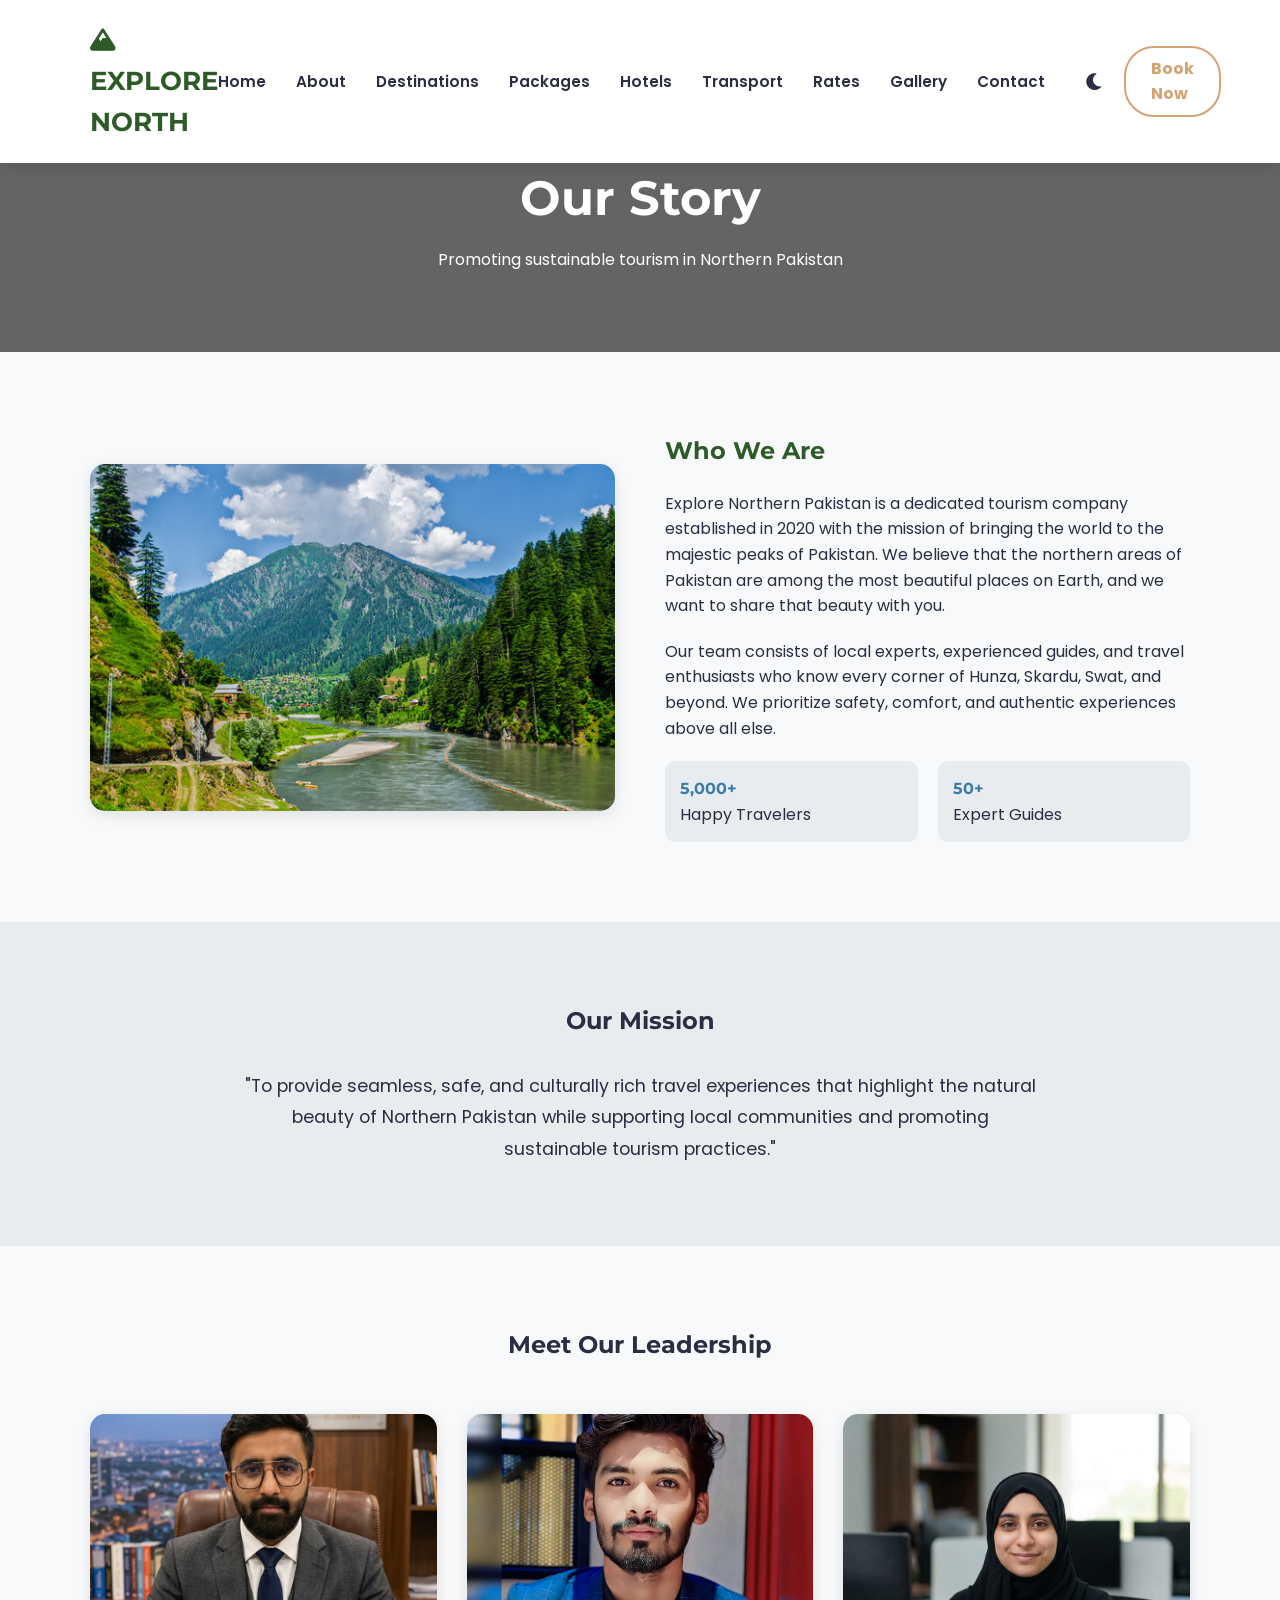
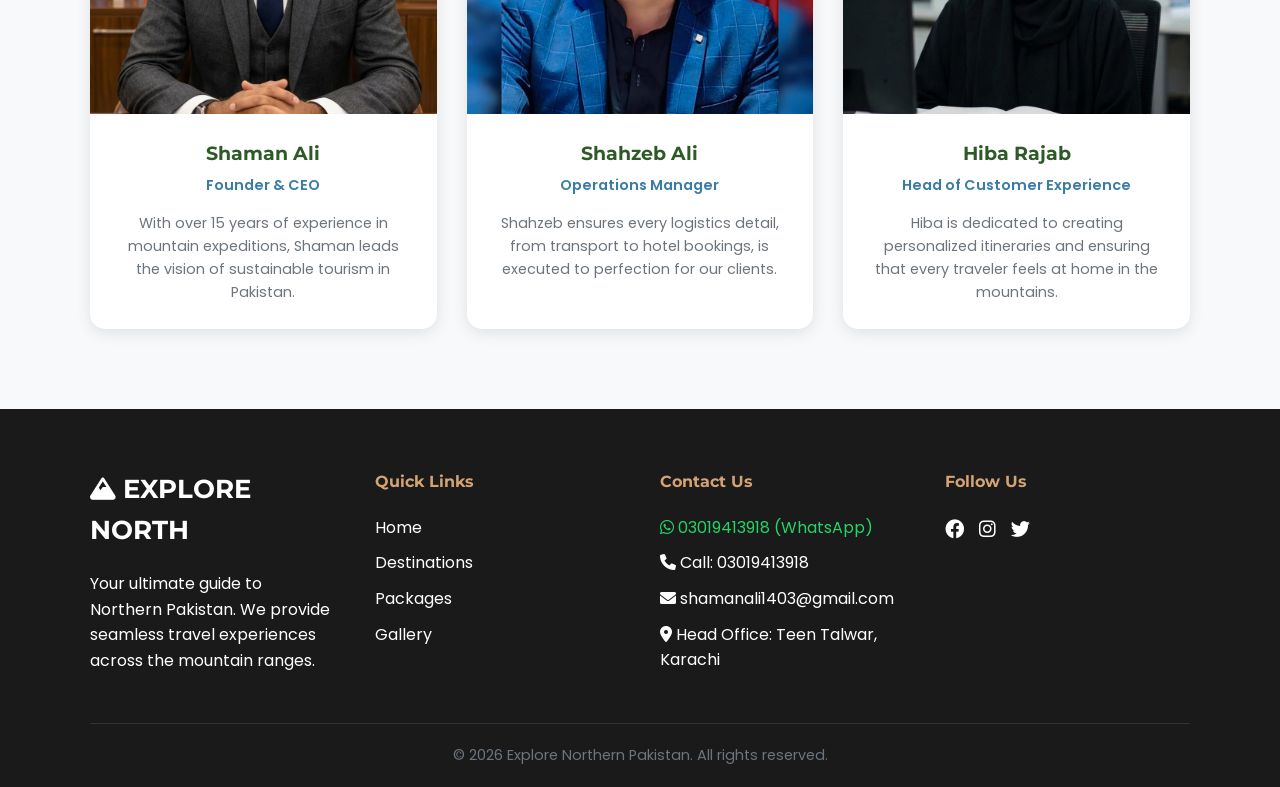
<file: about.html>
<!DOCTYPE html>
<html lang="en">
<head>
    <meta charset="UTF-8">
    <meta name="viewport" content="width=device-width, initial-scale=1.0">
    <title>Explore Northern Pakistan | About Us</title>
    <link rel="stylesheet" href="css/style.css">
    <link rel="stylesheet" href="https://cdnjs.cloudflare.com/ajax/libs/font-awesome/6.0.0/css/all.min.css">
</head>
<body>
    <!-- Header / Navigation -->
    <header>
        <div class="container">
            <nav>
                <a href="index.html" class="logo"><i class="fas fa-mountain"></i> EXPLORE NORTH</a>
                <ul class="nav-links">
                    <li><a href="index.html">Home</a></li>
                    <li><a href="about.html">About</a></li>
                    <li><a href="destinations.html">Destinations</a></li>
                    <li><a href="packages.html">Packages</a></li>
                    <li><a href="hotels.html">Hotels</a></li>
                    <li><a href="transport.html">Transport</a></li>
                    <li><a href="rates.html">Rates</a></li>
                    <li><a href="gallery.html">Gallery</a></li>
                    <li><a href="contact.html">Contact</a></li>
                </ul>
                <div class="nav-icons">
                    <i class="fas fa-moon" onclick="toggleDarkMode()" style="cursor: pointer;"></i>
                    <a href="register.html" class="nav-book-btn">Book Now</a>
                </div>
                <div class="nav-toggle">
                    <i class="fas fa-bars"></i>
                </div>
            </nav>
        </div>
    </header>

    <!-- Page Header -->
    <section class="page-header" style="background-image: linear-gradient(rgba(0,0,0,0.6), rgba(0,0,0,0.6)), url('https://images.unsplash.com/photo-1506744038136-46273834b3fb?auto=format&fit=crop&w=1400&q=80');">
        <div class="container">
            <h1>Our Story</h1>
            <p>Promoting sustainable tourism in Northern Pakistan</p>
        </div>
    </section>

    <!-- Content -->
    <section class="section-padding">
        <div class="container">
            <div style="display: grid; grid-template-columns: 1fr 1fr; gap: 50px; align-items: center;">
                <div>
                    <img src="images/neelum.jpg" alt="Mountain" style="border-radius: 15px; box-shadow: var(--shadow);">
                </div>
                <div>
                    <h2 style="color: var(--primary-color); margin-bottom: 20px;">Who We Are</h2>
                    <p style="margin-bottom: 20px;">Explore Northern Pakistan is a dedicated tourism company established in 2020 with the mission of bringing the world to the majestic peaks of Pakistan. We believe that the northern areas of Pakistan are among the most beautiful places on Earth, and we want to share that beauty with you.</p>
                    <p style="margin-bottom: 20px;">Our team consists of local experts, experienced guides, and travel enthusiasts who know every corner of Hunza, Skardu, Swat, and beyond. We prioritize safety, comfort, and authentic experiences above all else.</p>
                    <div style="display: grid; grid-template-columns: 1fr 1fr; gap: 20px;">
                        <div style="background: var(--grey-light); padding: 15px; border-radius: 10px;">
                            <h4 style="color: var(--secondary-color);">5,000+</h4>
                            <p>Happy Travelers</p>
                        </div>
                        <div style="background: var(--grey-light); padding: 15px; border-radius: 10px;">
                            <h4 style="color: var(--secondary-color);">50+</h4>
                            <p>Expert Guides</p>
                        </div>
                    </div>
                </div>
            </div>
        </div>
    </section>

    <!-- Mission -->
    <section class="section-padding" style="background-color: var(--grey-light);">
        <div class="container text-center">
            <h2 style="margin-bottom: 30px;">Our Mission</h2>
            <p style="max-width: 800px; margin: 0 auto; font-size: 1.1rem; line-height: 1.8;">"To provide seamless, safe, and culturally rich travel experiences that highlight the natural beauty of Northern Pakistan while supporting local communities and promoting sustainable tourism practices."</p>
        </div>
    </section>

    <!-- Leadership Section -->
    <section class="section-padding">
        <div class="container">
            <h2 class="text-center" style="margin-bottom: 50px;">Meet Our Leadership</h2>
            <div class="team-grid">
                <!-- Shaman Ali -->
                <div class="team-card">
                    <div class="team-img">
                        <img src="images/Shaman Ali.png" alt="Shaman Ali">
                    </div>
                    <div class="team-info">
                        <h3>Shaman Ali</h3>
                        <p class="role">Founder & CEO</p>
                        <p class="intro">With over 15 years of experience in mountain expeditions, Shaman leads the vision of sustainable tourism in Pakistan.</p>
                    </div>
                </div>
                <!-- Shahzeb Ali -->
                <div class="team-card">
                    <div class="team-img">
                        <img src="images/Shahzeb Ali.jpeg" alt="Shahzeb Ali">
                    </div>
                    <div class="team-info">
                        <h3>Shahzeb Ali</h3>
                        <p class="role">Operations Manager</p>
                        <p class="intro">Shahzeb ensures every logistics detail, from transport to hotel bookings, is executed to perfection for our clients.</p>
                    </div>
                </div>
                <!-- Hiba Rajab -->
                <div class="team-card">
                    <div class="team-img">
                        <img src="images/Hiba.jpeg" alt="Hiba Rajab">
                    </div>
                    <div class="team-info">
                        <h3>Hiba Rajab</h3>
                        <p class="role">Head of Customer Experience</p>
                        <p class="intro">Hiba is dedicated to creating personalized itineraries and ensuring that every traveler feels at home in the mountains.</p>
                    </div>
                </div>
            </div>
        </div>
    </section>

    <!-- Footer -->
    <footer>
        <div class="container">
            <div class="footer-grid">
                <div class="footer-col">
                    <h4 class="logo" style="color: var(--white);"><i class="fas fa-mountain"></i> EXPLORE NORTH</h4>
                    <p>Your ultimate guide to Northern Pakistan. We provide seamless travel experiences across the mountain ranges.</p>
                </div>
                <div class="footer-col">
                    <h4>Quick Links</h4>
                    <ul>
                        <li><a href="index.html">Home</a></li>
                        <li><a href="destinations.html">Destinations</a></li>
                        <li><a href="packages.html">Packages</a></li>
                        <li><a href="gallery.html">Gallery</a></li>
                    </ul>
                </div>
                <div class="footer-col">
                    <h4>Contact Us</h4>
                    <ul>
                        <li><a href="https://wa.me/923019413918" target="_blank" style="color: #25D366;"><i class="fab fa-whatsapp"></i> 03019413918 (WhatsApp)</a></li>
                        <li><a href="tel:03019413918"><i class="fas fa-phone"></i> Call: 03019413918</a></li>
                        <li><a href="mailto:shamanali1403@gmail.com"><i class="fas fa-envelope"></i> shamanali1403@gmail.com</a></li>
                        <li><a href="https://www.google.com/maps/search/?api=1&query=Teen+Talwar+Karachi" target="_blank"><i class="fas fa-map-marker-alt"></i> Head Office: Teen Talwar, Karachi</a></li>
                    </ul>
                </div>
                <div class="footer-col">
                    <h4>Follow Us</h4>
                    <div class="social-links">
                        <a href="#"><i class="fab fa-facebook"></i></a>
                        <a href="#"><i class="fab fa-instagram"></i></a>
                        <a href="#"><i class="fab fa-twitter"></i></a>
                    </div>
                </div>
            </div>
            <div class="footer-bottom">
                <p>&copy; 2026 Explore Northern Pakistan. All rights reserved.</p>
            </div>
        </div>
    </footer>

    <!-- Scripts -->
    <script src="js/script.js"></script>
</body>
</html>
</file>
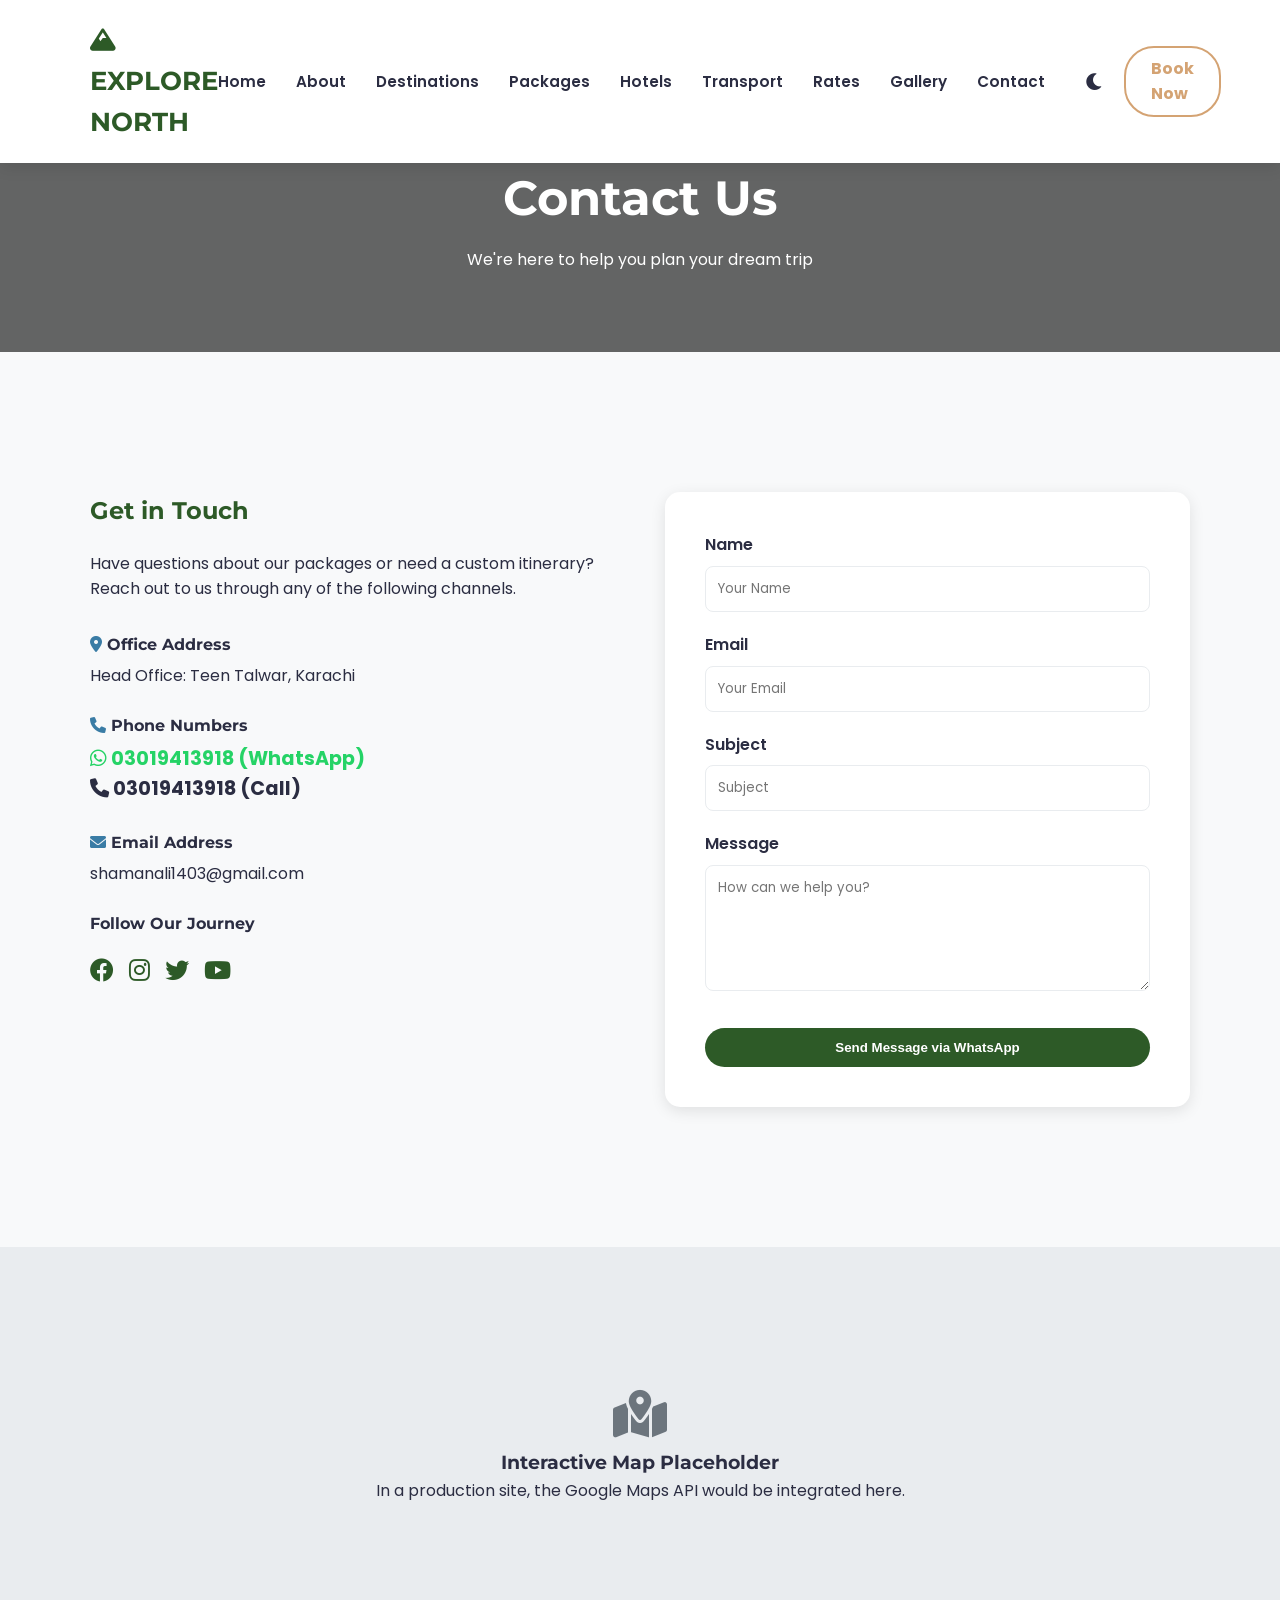
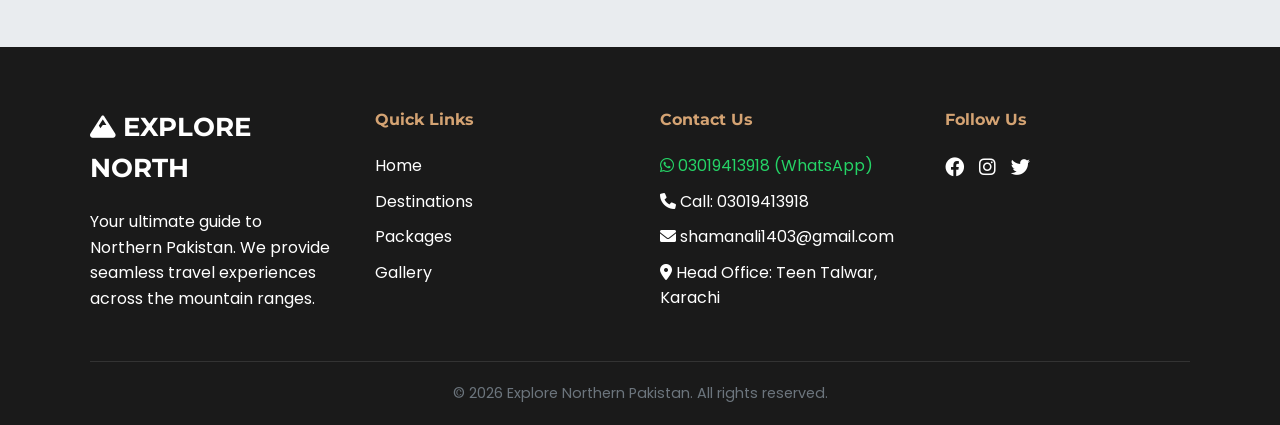
<file: contact.html>
<!DOCTYPE html>
<html lang="en">
<head>
    <meta charset="UTF-8">
    <meta name="viewport" content="width=device-width, initial-scale=1.0">
    <title>Explore Northern Pakistan | Contact Us</title>
    <link rel="stylesheet" href="css/style.css">
    <link rel="stylesheet" href="https://cdnjs.cloudflare.com/ajax/libs/font-awesome/6.0.0/css/all.min.css">
</head>
<body>
    <!-- Header / Navigation -->
    <header>
        <div class="container">
            <nav>
                <a href="index.html" class="logo"><i class="fas fa-mountain"></i> EXPLORE NORTH</a>
                <ul class="nav-links">
                    <li><a href="index.html">Home</a></li>
                    <li><a href="about.html">About</a></li>
                    <li><a href="destinations.html">Destinations</a></li>
                    <li><a href="packages.html">Packages</a></li>
                    <li><a href="hotels.html">Hotels</a></li>
                    <li><a href="transport.html">Transport</a></li>
                    <li><a href="rates.html">Rates</a></li>
                    <li><a href="gallery.html">Gallery</a></li>
                    <li><a href="contact.html">Contact</a></li>
                </ul>
                <div class="nav-icons">
                    <i class="fas fa-moon" onclick="toggleDarkMode()" style="cursor: pointer;"></i>
                    <a href="register.html" class="nav-book-btn">Book Now</a>
                </div>
                <div class="nav-toggle">
                    <i class="fas fa-bars"></i>
                </div>
            </nav>
        </div>
    </header>

    <!-- Page Header -->
    <section class="page-header" style="background-image: linear-gradient(rgba(0,0,0,0.6), rgba(0,0,0,0.6)), url('https://images.unsplash.com/photo-1516738901171-8eb4fc13bd20?auto=format&fit=crop&w=1400&q=80');">
        <div class="container">
            <h1>Contact Us</h1>
            <p>We're here to help you plan your dream trip</p>
        </div>
    </section>

    <!-- Contact Section -->
    <section class="contact-section-wide">
        <div class="container">
            <div class="contact-wrapper">
                <!-- Contact Info -->
                <div class="contact-info">
                    <h2 style="color: var(--primary-color); margin-bottom: 20px;">Get in Touch</h2>
                    <p style="margin-bottom: 30px;">Have questions about our packages or need a custom itinerary? Reach out to us through any of the following channels.</p>
                    
                    <div style="margin-bottom: 25px;">
                        <h4 style="margin-bottom: 5px;"><i class="fas fa-map-marker-alt" style="color: var(--secondary-color);"></i> Office Address</h4>
                        <p><a href="https://www.google.com/maps/search/?api=1&query=Teen+Talwar+Karachi" target="_blank">Head Office: Teen Talwar, Karachi</a></p>
                    </div>

                    <div style="margin-bottom: 25px;">
                        <h4 style="margin-bottom: 5px;"><i class="fas fa-phone" style="color: var(--secondary-color);"></i> Phone Numbers</h4>
                        <p><a href="https://wa.me/923019413918" target="_blank" style="color: #25D366; font-size: 1.2rem; font-weight: 700;"><i class="fab fa-whatsapp"></i> 03019413918 (WhatsApp)</a></p>
                        <p><a href="tel:03019413918" style="font-size: 1.2rem; font-weight: 700;"><i class="fas fa-phone"></i> 03019413918 (Call)</a></p>
                    </div>

                    <div style="margin-bottom: 25px;">
                        <h4 style="margin-bottom: 5px;"><i class="fas fa-envelope" style="color: var(--secondary-color);"></i> Email Address</h4>
                        <p><a href="mailto:shamanali1403@gmail.com">shamanali1403@gmail.com</a></p>
                    </div>

                    <div style="margin-bottom: 25px;">
                        <h4 style="margin-bottom: 15px;">Follow Our Journey</h4>
                        <div class="social-links" style="display: flex; gap: 15px;">
                            <a href="#" style="font-size: 1.5rem; color: var(--primary-color);"><i class="fab fa-facebook"></i></a>
                            <a href="#" style="font-size: 1.5rem; color: var(--primary-color);"><i class="fab fa-instagram"></i></a>
                            <a href="#" style="font-size: 1.5rem; color: var(--primary-color);"><i class="fab fa-twitter"></i></a>
                            <a href="#" style="font-size: 1.5rem; color: var(--primary-color);"><i class="fab fa-youtube"></i></a>
                        </div>
                    </div>
                </div>

                <!-- Contact Form -->
                <div class="contact-form-container">
                    <form id="contact-form">
                        <div class="form-group" style="margin-bottom: 20px;">
                            <label>Name</label>
                            <input type="text" id="contact-name" placeholder="Your Name" required>
                        </div>
                        <div class="form-group" style="margin-bottom: 20px;">
                            <label>Email</label>
                            <input type="email" id="contact-email" placeholder="Your Email" required>
                        </div>
                        <div class="form-group" style="margin-bottom: 20px;">
                            <label>Subject</label>
                            <input type="text" id="contact-subject" placeholder="Subject">
                        </div>
                        <div class="form-group" style="margin-bottom: 30px;">
                            <label>Message</label>
                            <textarea id="contact-message" rows="5" placeholder="How can we help you?" required></textarea>
                        </div>
                        <button type="submit" class="btn btn-primary" style="width: 100%;">Send Message via WhatsApp</button>
                    </form>
                </div>
            </div>
        </div>
    </section>

    <!-- Map Placeholder -->
    <section style="height: 400px; background: var(--grey-light); position: relative;">
        <div style="position: absolute; top: 50%; left: 50%; transform: translate(-50%, -50%); text-align: center;">
            <i class="fas fa-map-marked-alt" style="font-size: 3rem; color: var(--grey-dark); margin-bottom: 10px;"></i>
            <h3>Interactive Map Placeholder</h3>
            <p>In a production site, the Google Maps API would be integrated here.</p>
        </div>
    </section>

    <!-- Footer -->
    <footer>
        <div class="container">
            <div class="footer-grid">
                <div class="footer-col">
                    <h4 class="logo" style="color: var(--white);"><i class="fas fa-mountain"></i> EXPLORE NORTH</h4>
                    <p>Your ultimate guide to Northern Pakistan. We provide seamless travel experiences across the mountain ranges.</p>
                </div>
                <div class="footer-col">
                    <h4>Quick Links</h4>
                    <ul>
                        <li><a href="index.html">Home</a></li>
                        <li><a href="destinations.html">Destinations</a></li>
                        <li><a href="packages.html">Packages</a></li>
                        <li><a href="gallery.html">Gallery</a></li>
                    </ul>
                </div>
                <div class="footer-col">
                    <h4>Contact Us</h4>
                    <ul>
                        <li><a href="https://wa.me/923019413918" target="_blank" style="color: #25D366;"><i class="fab fa-whatsapp"></i> 03019413918 (WhatsApp)</a></li>
                        <li><a href="tel:03019413918"><i class="fas fa-phone"></i> Call: 03019413918</a></li>
                        <li><a href="mailto:shamanali1403@gmail.com"><i class="fas fa-envelope"></i> shamanali1403@gmail.com</a></li>
                        <li><a href="https://www.google.com/maps/search/?api=1&query=Teen+Talwar+Karachi" target="_blank"><i class="fas fa-map-marker-alt"></i> Head Office: Teen Talwar, Karachi</a></li>
                    </ul>
                </div>
                <div class="footer-col">
                    <h4>Follow Us</h4>
                    <div class="social-links">
                        <a href="#"><i class="fab fa-facebook"></i></a>
                        <a href="#"><i class="fab fa-instagram"></i></a>
                        <a href="#"><i class="fab fa-twitter"></i></a>
                    </div>
                </div>
            </div>
            <div class="footer-bottom">
                <p>&copy; 2026 Explore Northern Pakistan. All rights reserved.</p>
            </div>
        </div>
    </footer>

    <style>
        .form-group label { display: block; margin-bottom: 8px; font-weight: 600; }
        input, textarea { width: 100%; padding: 12px; border: 1px solid var(--grey-light); border-radius: 8px; font-family: inherit; }

        .contact-wrapper {
            display: grid;
            grid-template-columns: 1fr 1fr;
            gap: 50px;
            padding: 40px 0; /* Extra internal vertical space */
        }

        .contact-form-container {
            background: var(--white);
            padding: 40px;
            border-radius: 15px;
            box-shadow: var(--shadow);
        }

        .contact-section-wide {
            padding: 100px 0; /* Generous top and bottom space */
        }

        @media (max-width: 992px) {
            .contact-section-wide {
                padding: 60px 0;
            }
            .contact-wrapper {
                grid-template-columns: 1fr;
                gap: 40px;
                padding: 20px 0;
            }
            .contact-form-container {
                padding: 30px 20px;
            }
        }
    </style>

    <!-- Scripts -->
    <script src="js/script.js"></script>
    <script>
        document.getElementById('contact-form').addEventListener('submit', (e) => {
            e.preventDefault();
            
            const name = document.getElementById('contact-name').value;
            const email = document.getElementById('contact-email').value;
            const subject = document.getElementById('contact-subject').value || 'General Inquiry';
            const messageText = document.getElementById('contact-message').value;
            
            const whatsappNumber = '923019413918';
            const whatsappMessage = `*New Contact Inquiry - Explore North*%0A%0A` +
                `*Name:* ${name}%0A` +
                `*Email:* ${email}%0A` +
                `*Subject:* ${subject}%0A%0A` +
                `*Message:* ${messageText}`;
            
            const whatsappUrl = `https://api.whatsapp.com/send?phone=${whatsappNumber}&text=${whatsappMessage}`;
            
            window.location.href = whatsappUrl;
        });
    </script>
</body>
</html>
</file>
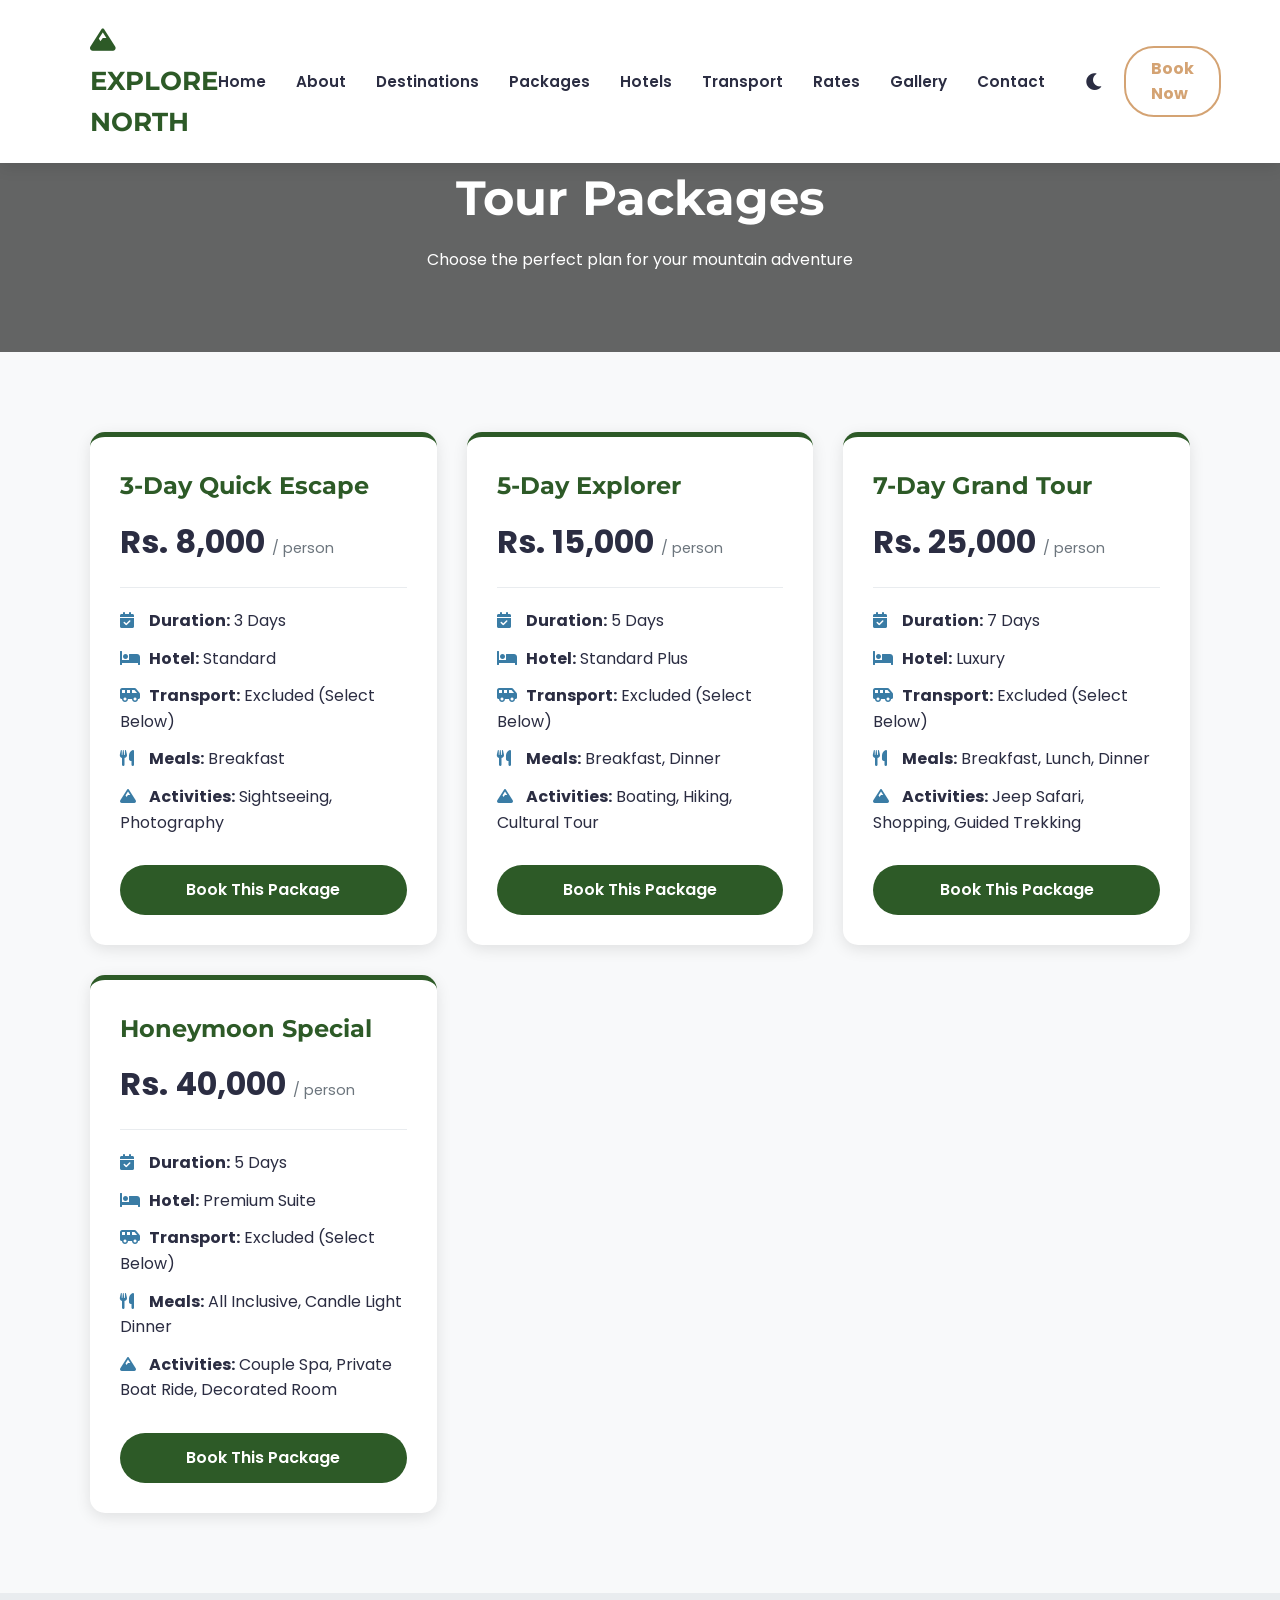
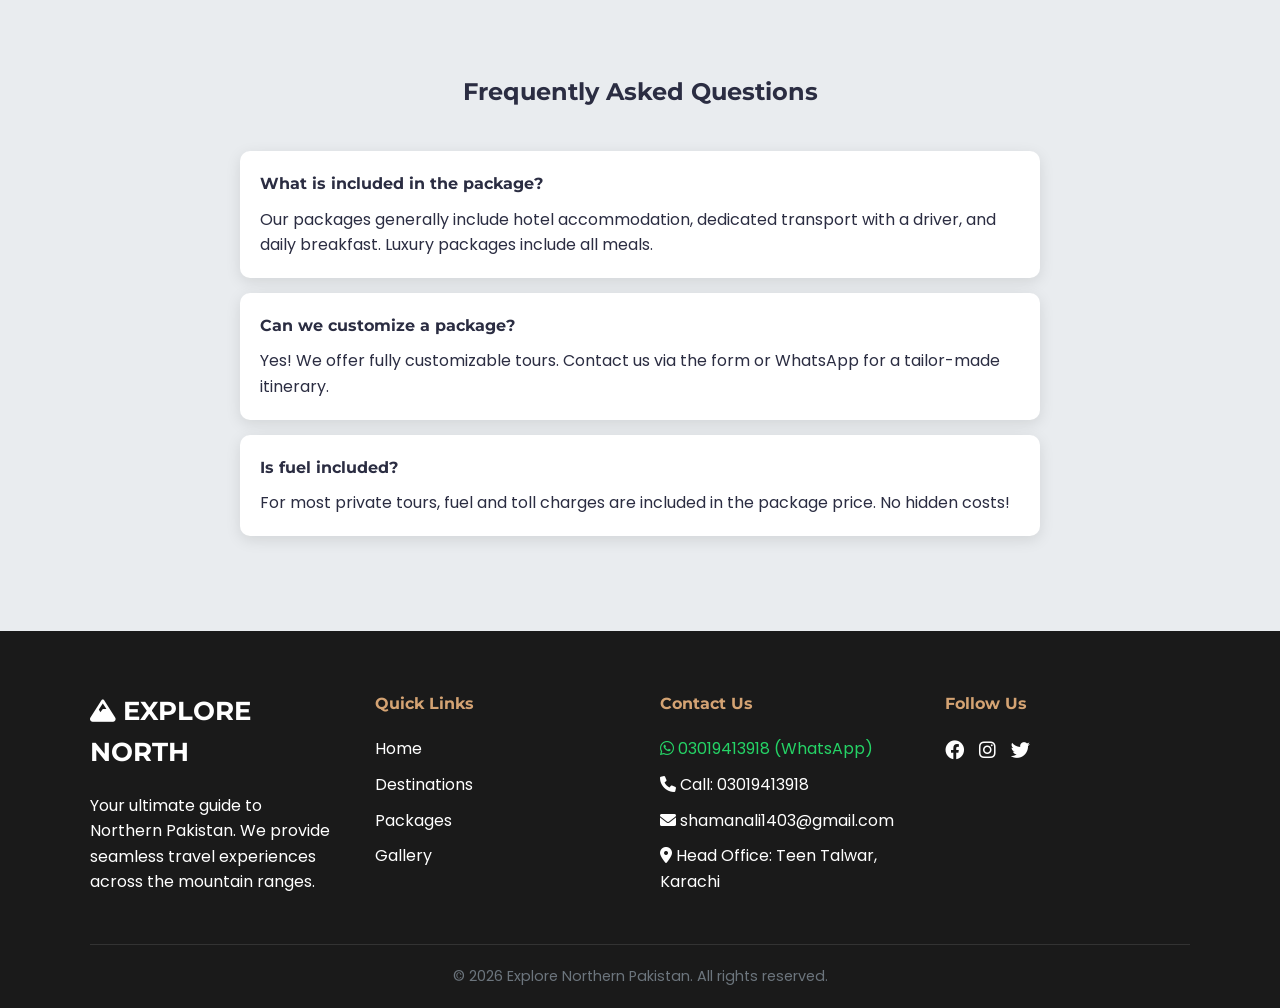
<file: packages.html>
<!DOCTYPE html>
<html lang="en">
<head>
    <meta charset="UTF-8">
    <meta name="viewport" content="width=device-width, initial-scale=1.0">
    <title>Explore Northern Pakistan | Tour Packages</title>
    <link rel="stylesheet" href="css/style.css">
    <link rel="stylesheet" href="https://cdnjs.cloudflare.com/ajax/libs/font-awesome/6.0.0/css/all.min.css">
</head>
<body>
    <!-- Header / Navigation -->
    <header>
        <div class="container">
            <nav>
                <a href="index.html" class="logo"><i class="fas fa-mountain"></i> EXPLORE NORTH</a>
                <ul class="nav-links">
                    <li><a href="index.html">Home</a></li>
                    <li><a href="about.html">About</a></li>
                    <li><a href="destinations.html">Destinations</a></li>
                    <li><a href="packages.html">Packages</a></li>
                    <li><a href="hotels.html">Hotels</a></li>
                    <li><a href="transport.html">Transport</a></li>
                    <li><a href="rates.html">Rates</a></li>
                    <li><a href="gallery.html">Gallery</a></li>
                    <li><a href="contact.html">Contact</a></li>
                </ul>
                <div class="nav-icons">
                    <i class="fas fa-moon" onclick="toggleDarkMode()" style="cursor: pointer;"></i>
                    <a href="register.html" class="nav-book-btn">Book Now</a>
                </div>
                <div class="nav-toggle">
                    <i class="fas fa-bars"></i>
                </div>
            </nav>
        </div>
    </header>

    <!-- Page Header -->
    <section class="page-header" style="background-image: linear-gradient(rgba(0,0,0,0.6), rgba(0,0,0,0.6)), url('https://images.unsplash.com/photo-1584824486509-112e4181ff6b?auto=format&fit=crop&w=1400&q=80');">
        <div class="container">
            <h1>Tour Packages</h1>
            <p>Choose the perfect plan for your mountain adventure</p>
        </div>
    </section>

    <!-- Packages Grid -->
    <section class="section-padding">
        <div class="container">
            <div id="packages-grid" class="responsive-grid">
                <!-- Will be populated dynamically -->
            </div>
        </div>
    </section>

    <!-- FAQ Section -->
    <section class="section-padding" style="background-color: var(--grey-light);">
        <div class="container">
            <h2 class="text-center" style="margin-bottom: 40px;">Frequently Asked Questions</h2>
            <div style="max-width: 800px; margin: 0 auto;">
                <div style="background: var(--white); padding: 20px; border-radius: 10px; margin-bottom: 15px; box-shadow: var(--shadow);">
                    <h4 style="margin-bottom: 10px;">What is included in the package?</h4>
                    <p>Our packages generally include hotel accommodation, dedicated transport with a driver, and daily breakfast. Luxury packages include all meals.</p>
                </div>
                <div style="background: var(--white); padding: 20px; border-radius: 10px; margin-bottom: 15px; box-shadow: var(--shadow);">
                    <h4 style="margin-bottom: 10px;">Can we customize a package?</h4>
                    <p>Yes! We offer fully customizable tours. Contact us via the form or WhatsApp for a tailor-made itinerary.</p>
                </div>
                <div style="background: var(--white); padding: 20px; border-radius: 10px; margin-bottom: 15px; box-shadow: var(--shadow);">
                    <h4 style="margin-bottom: 10px;">Is fuel included?</h4>
                    <p>For most private tours, fuel and toll charges are included in the package price. No hidden costs!</p>
                </div>
            </div>
        </div>
    </section>

    <!-- Footer -->
    <footer>
        <div class="container">
            <div class="footer-grid">
                <div class="footer-col">
                    <h4 class="logo" style="color: var(--white);"><i class="fas fa-mountain"></i> EXPLORE NORTH</h4>
                    <p>Your ultimate guide to Northern Pakistan. We provide seamless travel experiences across the mountain ranges.</p>
                </div>
                <div class="footer-col">
                    <h4>Quick Links</h4>
                    <ul>
                        <li><a href="index.html">Home</a></li>
                        <li><a href="destinations.html">Destinations</a></li>
                        <li><a href="packages.html">Packages</a></li>
                        <li><a href="gallery.html">Gallery</a></li>
                    </ul>
                </div>
                <div class="footer-col">
                    <h4>Contact Us</h4>
                    <ul>
                        <li><a href="https://wa.me/923019413918" target="_blank" style="color: #25D366;"><i class="fab fa-whatsapp"></i> 03019413918 (WhatsApp)</a></li>
                        <li><a href="tel:03019413918"><i class="fas fa-phone"></i> Call: 03019413918</a></li>
                        <li><a href="mailto:shamanali1403@gmail.com"><i class="fas fa-envelope"></i> shamanali1403@gmail.com</a></li>
                        <li><a href="https://www.google.com/maps/search/?api=1&query=Teen+Talwar+Karachi" target="_blank"><i class="fas fa-map-marker-alt"></i> Head Office: Teen Talwar, Karachi</a></li>
                    </ul>
                </div>
                <div class="footer-col">
                    <h4>Follow Us</h4>
                    <div class="social-links">
                        <a href="#"><i class="fab fa-facebook"></i></a>
                        <a href="#"><i class="fab fa-instagram"></i></a>
                        <a href="#"><i class="fab fa-twitter"></i></a>
                    </div>
                </div>
            </div>
            <div class="footer-bottom">
                <p>&copy; 2026 Explore Northern Pakistan. All rights reserved.</p>
            </div>
        </div>
    </footer>

    <!-- Scripts -->
    <script src="js/script.js"></script>
    <script>
        document.addEventListener('DOMContentLoaded', () => {
            const grid = document.getElementById('packages-grid');

            tourismData.packages.forEach(pack => {
                const card = `
                    <div class="package-card" style="background: var(--white); border-radius: 15px; overflow: hidden; box-shadow: var(--shadow); border-top: 5px solid var(--primary-color);">
                        <div style="padding: 30px;">
                            <h2 style="color: var(--primary-color); margin-bottom: 10px;">${pack.name}</h2>
                            <p style="font-size: 2rem; font-weight: 700; color: var(--text-color);">Rs. ${pack.price.toLocaleString()} <span style="font-size: 0.9rem; font-weight: 400; color: var(--grey-dark);">/ person</span></p>
                            <hr style="margin: 20px 0; border: 0; border-top: 1px solid var(--grey-light);">
                            <ul style="margin-bottom: 30px;">
                                <li style="margin-bottom: 12px;"><i class="fas fa-calendar-check" style="color: var(--secondary-color); width: 25px;"></i> <strong>Duration:</strong> ${pack.duration}</li>
                                <li style="margin-bottom: 12px;"><i class="fas fa-bed" style="color: var(--secondary-color); width: 25px;"></i> <strong>Hotel:</strong> ${pack.hotel}</li>
                                <li style="margin-bottom: 12px;"><i class="fas fa-shuttle-van" style="color: var(--secondary-color); width: 25px;"></i> <strong>Transport:</strong> ${pack.transport}</li>
                                <li style="margin-bottom: 12px;"><i class="fas fa-utensils" style="color: var(--secondary-color); width: 25px;"></i> <strong>Meals:</strong> ${pack.meals.join(', ')}</li>
                                <li style="margin-bottom: 12px;"><i class="fas fa-mountain" style="color: var(--secondary-color); width: 25px;"></i> <strong>Activities:</strong> ${pack.activities.join(', ')}</li>
                            </ul>
                            <a href="register.html?package=${pack.id}" class="btn btn-primary" style="width: 100%; text-align: center; display: block;">Book This Package</a>
                        </div>
                    </div>
                `;
                grid.innerHTML += card;
            });
        });
    </script>
</body>
</html>
</file>
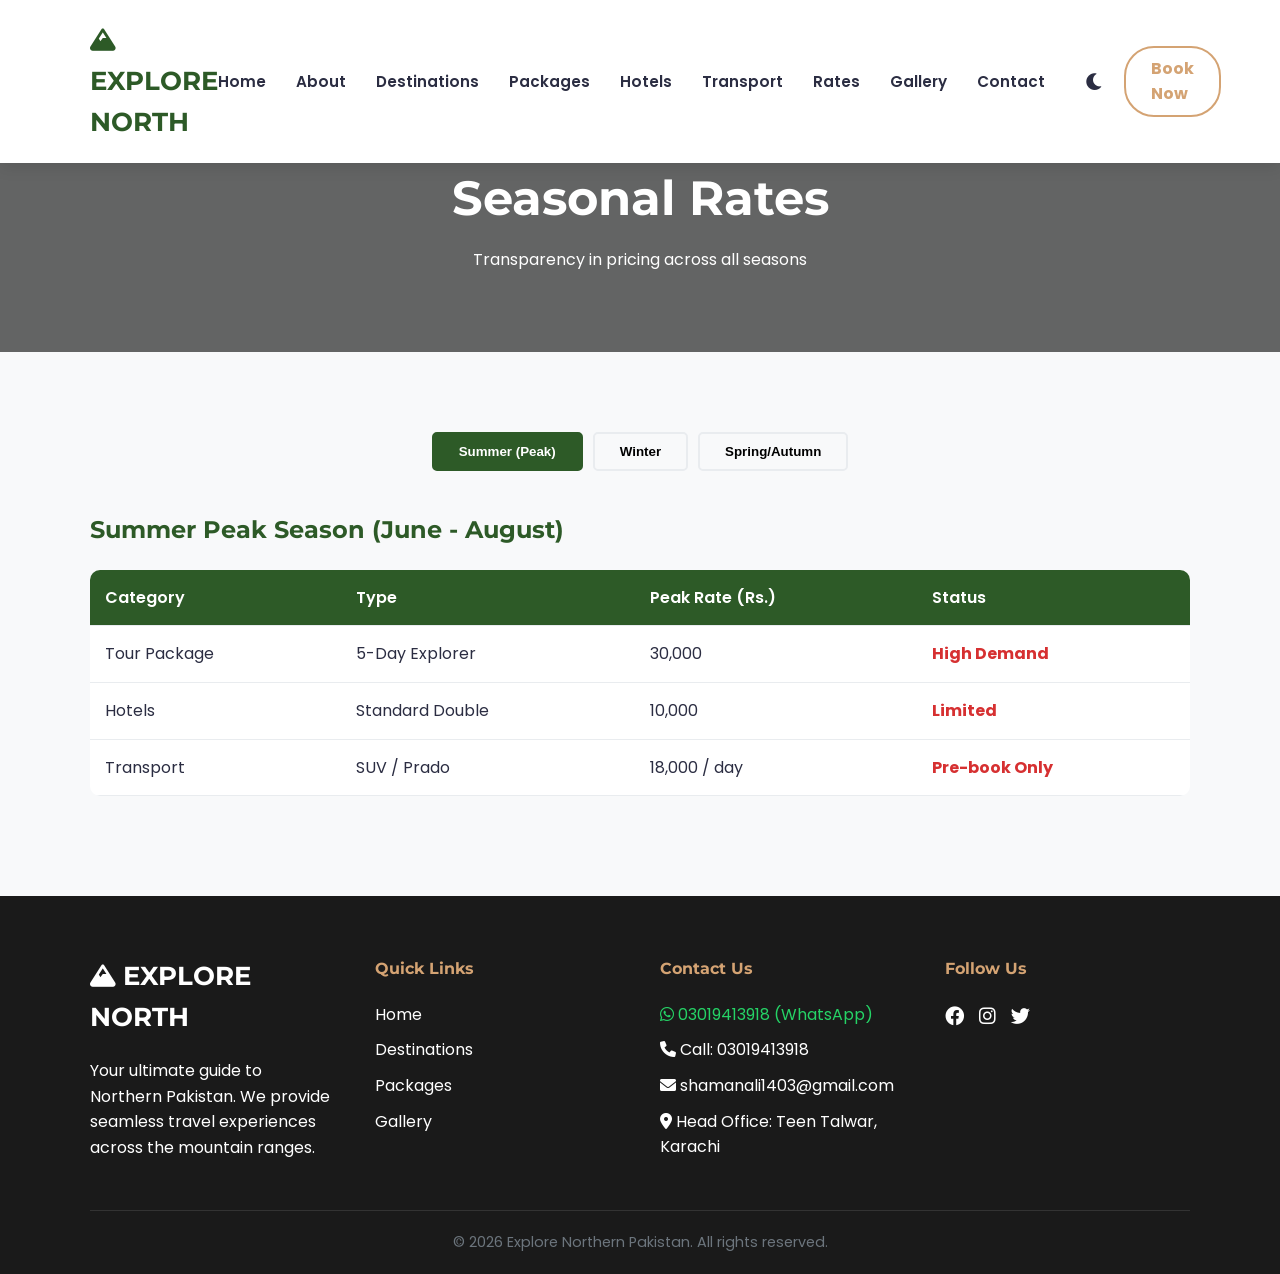
<file: rates.html>
<!DOCTYPE html>
<html lang="en">
<head>
    <meta charset="UTF-8">
    <meta name="viewport" content="width=device-width, initial-scale=1.0">
    <title>Explore Northern Pakistan | Seasonal Rates</title>
    <link rel="stylesheet" href="css/style.css">
    <link rel="stylesheet" href="https://cdnjs.cloudflare.com/ajax/libs/font-awesome/6.0.0/css/all.min.css">
</head>
<body>
    <!-- Header / Navigation -->
    <header>
        <div class="container">
            <nav>
                <a href="index.html" class="logo"><i class="fas fa-mountain"></i> EXPLORE NORTH</a>
                <ul class="nav-links">
                    <li><a href="index.html">Home</a></li>
                    <li><a href="about.html">About</a></li>
                    <li><a href="destinations.html">Destinations</a></li>
                    <li><a href="packages.html">Packages</a></li>
                    <li><a href="hotels.html">Hotels</a></li>
                    <li><a href="transport.html">Transport</a></li>
                    <li><a href="rates.html">Rates</a></li>
                    <li><a href="gallery.html">Gallery</a></li>
                    <li><a href="contact.html">Contact</a></li>
                </ul>
                <div class="nav-icons">
                    <i class="fas fa-moon" onclick="toggleDarkMode()" style="cursor: pointer;"></i>
                    <a href="register.html" class="nav-book-btn">Book Now</a>
                </div>
                <div class="nav-toggle">
                    <i class="fas fa-bars"></i>
                </div>
            </nav>
        </div>
    </header>

    <!-- Page Header -->
    <section class="page-header" style="background-image: linear-gradient(rgba(0,0,0,0.6), rgba(0,0,0,0.6)), url('https://images.unsplash.com/photo-1464822759023-fed622ff2c3b?auto=format&fit=crop&w=1400&q=80');">
        <div class="container">
            <h1>Seasonal Rates</h1>
            <p>Transparency in pricing across all seasons</p>
        </div>
    </section>

    <!-- Seasonal Rates Tables -->
    <section class="section-padding">
        <div class="container">
            <div class="tabs" style="display: flex; justify-content: center; gap: 10px; margin-bottom: 40px;">
                <button class="tab-btn active" onclick="showSeason('summer')">Summer (Peak)</button>
                <button class="tab-btn" onclick="showSeason('winter')">Winter</button>
                <button class="tab-btn" onclick="showSeason('spring')">Spring/Autumn</button>
            </div>

            <div id="summer" class="season-content active">
                <h2 style="margin-bottom: 20px; color: var(--primary-color);">Summer Peak Season (June - August)</h2>
                <div class="table-responsive">
                    <table>
                        <thead>
                            <tr>
                                <th>Category</th>
                                <th>Type</th>
                                <th>Peak Rate (Rs.)</th>
                                <th>Status</th>
                            </tr>
                        </thead>
                        <tbody>
                            <tr>
                                <td>Tour Package</td>
                                <td>5-Day Explorer</td>
                                <td>30,000</td>
                                <td class="status-high">High Demand</td>
                            </tr>
                            <tr>
                                <td>Hotels</td>
                                <td>Standard Double</td>
                                <td>10,000</td>
                                <td class="status-high">Limited</td>
                            </tr>
                            <tr>
                                <td>Transport</td>
                                <td>SUV / Prado</td>
                                <td>18,000 / day</td>
                                <td class="status-high">Pre-book Only</td>
                            </tr>
                        </tbody>
                    </table>
                </div>
            </div>

            <div id="winter" class="season-content">
                <h2 style="margin-bottom: 20px; color: var(--secondary-color);">Winter Season (November - March)</h2>
                <div class="table-responsive">
                    <table>
                        <thead>
                            <tr>
                                <th>Category</th>
                                <th>Type</th>
                                <th>Off-Peak Rate (Rs.)</th>
                                <th>Status</th>
                            </tr>
                        </thead>
                        <tbody>
                            <tr>
                                <td>Tour Package</td>
                                <td>5-Day Explorer</td>
                                <td>22,000</td>
                                <td class="status-low">Low Demand</td>
                            </tr>
                            <tr>
                                <td>Hotels</td>
                                <td>Standard Double</td>
                                <td>6,000</td>
                                <td class="status-low">Available</td>
                            </tr>
                            <tr>
                                <td>Transport</td>
                                <td>SUV / Prado</td>
                                <td>12,000 / day</td>
                                <td class="status-low">Easy Access</td>
                            </tr>
                        </tbody>
                    </table>
                </div>
            </div>

            <div id="spring" class="season-content">
                <h2 style="margin-bottom: 20px; color: var(--accent-color);">Spring/Autumn (April-May, Sep-Oct)</h2>
                <div class="table-responsive">
                    <table>
                        <thead>
                            <tr>
                                <th>Category</th>
                                <th>Type</th>
                                <th>Standard Rate (Rs.)</th>
                                <th>Status</th>
                            </tr>
                        </thead>
                        <tbody>
                            <tr>
                                <td>Tour Package</td>
                                <td>5-Day Explorer</td>
                                <td>25,000</td>
                                <td class="status-med">Moderate</td>
                            </tr>
                            <tr>
                                <td>Hotels</td>
                                <td>Standard Double</td>
                                <td>8,000</td>
                                <td class="status-med">Recommended</td>
                            </tr>
                            <tr>
                                <td>Transport</td>
                                <td>SUV / Prado</td>
                                <td>15,000 / day</td>
                                <td class="status-med">Available</td>
                            </tr>
                        </tbody>
                    </table>
                </div>
            </div>
        </div>
    </section>

    <!-- Footer -->
    <footer>
        <div class="container">
            <div class="footer-grid">
                <div class="footer-col">
                    <h4 class="logo" style="color: var(--white);"><i class="fas fa-mountain"></i> EXPLORE NORTH</h4>
                    <p>Your ultimate guide to Northern Pakistan. We provide seamless travel experiences across the mountain ranges.</p>
                </div>
                <div class="footer-col">
                    <h4>Quick Links</h4>
                    <ul>
                        <li><a href="index.html">Home</a></li>
                        <li><a href="destinations.html">Destinations</a></li>
                        <li><a href="packages.html">Packages</a></li>
                        <li><a href="gallery.html">Gallery</a></li>
                    </ul>
                </div>
                <div class="footer-col">
                    <h4>Contact Us</h4>
                    <ul>
                        <li><a href="https://wa.me/923019413918" target="_blank" style="color: #25D366;"><i class="fab fa-whatsapp"></i> 03019413918 (WhatsApp)</a></li>
                        <li><a href="tel:03019413918"><i class="fas fa-phone"></i> Call: 03019413918</a></li>
                        <li><a href="mailto:shamanali1403@gmail.com"><i class="fas fa-envelope"></i> shamanali1403@gmail.com</a></li>
                        <li><a href="https://www.google.com/maps/search/?api=1&query=Teen+Talwar+Karachi" target="_blank"><i class="fas fa-map-marker-alt"></i> Head Office: Teen Talwar, Karachi</a></li>
                    </ul>
                </div>
                <div class="footer-col">
                    <h4>Follow Us</h4>
                    <div class="social-links">
                        <a href="#"><i class="fab fa-facebook"></i></a>
                        <a href="#"><i class="fab fa-instagram"></i></a>
                        <a href="#"><i class="fab fa-twitter"></i></a>
                    </div>
                </div>
            </div>
            <div class="footer-bottom">
                <p>&copy; 2026 Explore Northern Pakistan. All rights reserved.</p>
            </div>
        </div>
    </footer>

    <style>
        .tab-btn {
            padding: 10px 25px;
            border: 2px solid var(--grey-light);
            background: none;
            cursor: pointer;
            border-radius: 5px;
            font-weight: 600;
            transition: var(--transition-fast);
        }
        .tab-btn.active {
            background-color: var(--primary-color);
            color: var(--white);
            border-color: var(--primary-color);
        }
        .season-content {
            display: none;
        }
        .season-content.active {
            display: block;
        }
        .status-high { color: #d63031; font-weight: 700; }
        .status-low { color: #00b894; font-weight: 700; }
        .status-med { color: #0984e3; font-weight: 700; }
    </style>

    <!-- Scripts -->
    <script src="js/script.js"></script>
    <script>
        function showSeason(id) {
            document.querySelectorAll('.season-content').forEach(c => c.classList.remove('active'));
            document.querySelectorAll('.tab-btn').forEach(b => b.classList.remove('active'));
            
            document.getElementById(id).classList.add('active');
            event.target.classList.add('active');
        }
    </script>
</body>
</html>
</file>
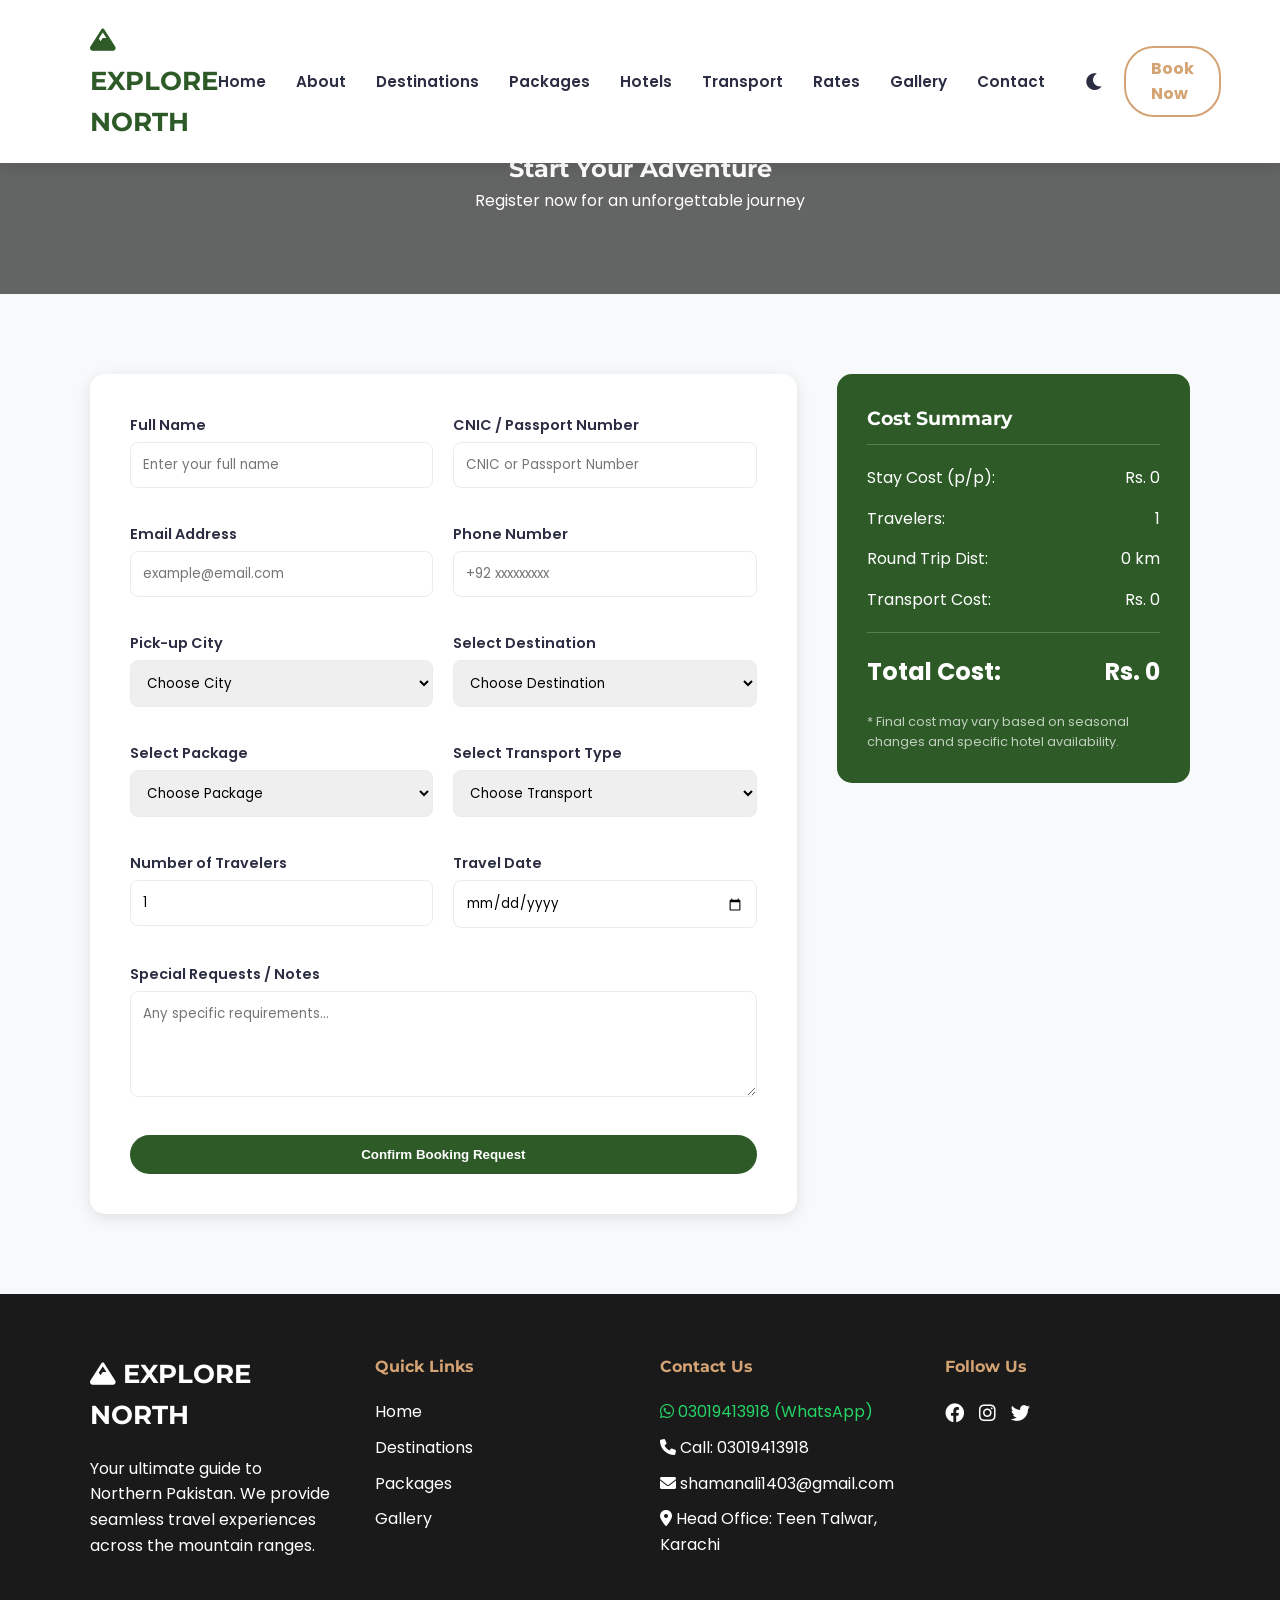
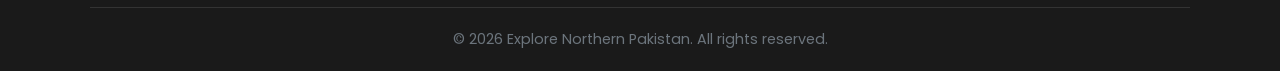
<file: register.html>
<!DOCTYPE html>
<html lang="en">
<head>
    <meta charset="UTF-8">
    <meta name="viewport" content="width=device-width, initial-scale=1.0">
    <title>Explore Northern Pakistan | Book Your Trip</title>
    <link rel="stylesheet" href="css/style.css">
    <link rel="stylesheet" href="https://cdnjs.cloudflare.com/ajax/libs/font-awesome/6.0.0/css/all.min.css">
</head>
<body>
    <!-- Header / Navigation -->
    <header>
        <div class="container">
            <nav>
                <a href="index.html" class="logo"><i class="fas fa-mountain"></i> EXPLORE NORTH</a>
                <ul class="nav-links">
                    <li><a href="index.html">Home</a></li>
                    <li><a href="about.html">About</a></li>
                    <li><a href="destinations.html">Destinations</a></li>
                    <li><a href="packages.html">Packages</a></li>
                    <li><a href="hotels.html">Hotels</a></li>
                    <li><a href="transport.html">Transport</a></li>
                    <li><a href="rates.html">Rates</a></li>
                    <li><a href="gallery.html">Gallery</a></li>
                    <li><a href="contact.html">Contact</a></li>
                </ul>
                <div class="nav-icons">
                    <i class="fas fa-moon" onclick="toggleDarkMode()" style="cursor: pointer;"></i>
                    <a href="register.html" class="nav-book-btn">Book Now</a>
                </div>
                <div class="nav-toggle">
                    <i class="fas fa-bars"></i>
                </div>
            </nav>
        </div>
    </header>

    <!-- Page Header -->
    <section class="section-padding" style="background-image: linear-gradient(rgba(0,0,0,0.6), rgba(0,0,0,0.6)), url('https://images.unsplash.com/photo-1506744038136-46273834b3fb?auto=format&fit=crop&w=1400&q=80'); background-size: cover; background-position: center; color: var(--white); text-align: center; margin-top: 70px;">
        <div class="container">
            <h1>Start Your Adventure</h1>
            <p>Register now for an unforgettable journey</p>
        </div>
    </section>

    <!-- Booking Form Section -->
    <section class="section-padding">
        <div class="container">
            <div class="booking-wrapper" style="display: grid; grid-template-columns: 2fr 1fr; gap: 40px;">
                <!-- Form -->
                <div style="background: var(--white); padding: 40px; border-radius: 15px; box-shadow: var(--shadow);">
                    <form id="booking-form">
                        <div class="form-grid" style="display: grid; grid-template-columns: 1fr 1fr; gap: 20px; margin-bottom: 20px;">
                            <div class="form-group">
                                <label>Full Name</label>
                                <input type="text" id="name" required placeholder="Enter your full name">
                            </div>
                            <div class="form-group">
                                <label>CNIC / Passport Number</label>
                                <input type="text" id="cnic" required placeholder="CNIC or Passport Number">
                            </div>
                            <div class="form-group">
                                <label>Email Address</label>
                                <input type="email" id="email" required placeholder="example@email.com">
                            </div>
                            <div class="form-group">
                                <label>Phone Number</label>
                                <input type="tel" id="phone" required placeholder="+92 xxxxxxxxx">
                            </div>
                            <div class="form-group">
                                <label>Pick-up City</label>
                                <select id="starting-city" required>
                                    <option value="">Choose City</option>
                                    <!-- Populated via JS -->
                                </select>
                            </div>
                            <div class="form-group">
                                <label>Select Destination</label>
                                <select id="destination" required>
                                    <option value="">Choose Destination</option>
                                    <!-- Populated via JS -->
                                </select>
                            </div>
                            <div class="form-group">
                                <label>Select Package</label>
                                <select id="package" required>
                                    <option value="">Choose Package</option>
                                    <!-- Populated via JS -->
                                </select>
                            </div>
                            <div class="form-group">
                                <label>Select Transport Type</label>
                                <select id="transport" required>
                                    <option value="">Choose Transport</option>
                                    <!-- Populated via JS -->
                                </select>
                            </div>
                            <div class="form-group">
                                <label>Number of Travelers</label>
                                <input type="number" id="travelers" min="1" value="1" required>
                            </div>
                            <div class="form-group">
                                <label>Travel Date</label>
                                <input type="date" id="date" required>
                            </div>
                        </div>
                        <div class="form-group" style="margin-bottom: 30px;">
                            <label>Special Requests / Notes</label>
                            <textarea id="notes" rows="4" placeholder="Any specific requirements..."></textarea>
                        </div>
                        <button type="submit" class="btn btn-primary" style="width: 100%;">Confirm Booking Request</button>
                    </form>
                </div>

                <!-- Booking Summary / Calculator -->
                <div style="background: var(--primary-color); color: var(--white); padding: 30px; border-radius: 15px; height: fit-content;">
                    <h3 style="margin-bottom: 20px; border-bottom: 1px solid rgba(255,255,255,0.2); padding-bottom: 10px;">Cost Summary</h3>
                    <div style="display: flex; justify-content: space-between; margin-bottom: 15px;">
                        <span>Stay Cost (p/p):</span>
                        <span id="summary-rate">Rs. 0</span>
                    </div>
                    <div style="display: flex; justify-content: space-between; margin-bottom: 15px;">
                        <span>Travelers:</span>
                        <span id="summary-travelers">1</span>
                    </div>
                    <div style="display: flex; justify-content: space-between; margin-bottom: 15px;">
                        <span>Round Trip Dist:</span>
                        <span id="summary-distance">0 km</span>
                    </div>
                    <div style="display: flex; justify-content: space-between; margin-bottom: 15px;">
                        <span>Transport Cost:</span>
                        <span id="summary-transport">Rs. 0</span>
                    </div>
                    <hr style="border: 0; border-top: 1px solid rgba(255,255,255,0.2); margin: 20px 0;">
                    <div style="display: flex; justify-content: space-between; font-size: 1.5rem; font-weight: 700;">
                        <span>Total Cost:</span>
                        <span id="summary-total">Rs. 0</span>
                    </div>
                    <p style="font-size: 0.8rem; margin-top: 20px; color: rgba(255,255,255,0.7);">* Final cost may vary based on seasonal changes and specific hotel availability.</p>
                </div>
            </div>
        </div>
    </section>

    <!-- Confirmation Modal -->
    <div id="confirm-modal" class="modal">
        <div class="modal-content text-center">
            <i class="fas fa-check-circle" style="font-size: 4rem; color: var(--primary-color); margin-bottom: 20px;"></i>
            <h2>Booking Request Received!</h2>
            <p style="margin: 15px 0;">Thank you <span id="conf-name"></span>. Our agent will contact you shortly at <span id="conf-phone"></span> to finalize your trip to <span id="conf-dest"></span>.</p>
            <button onclick="closeModal()" class="btn btn-primary">Close</button>
        </div>
    </div>

    <!-- Footer -->
    <footer>
        <div class="container">
            <div class="footer-grid">
                <div class="footer-col">
                    <h4 class="logo" style="color: var(--white);"><i class="fas fa-mountain"></i> EXPLORE NORTH</h4>
                    <p>Your ultimate guide to Northern Pakistan. We provide seamless travel experiences across the mountain ranges.</p>
                </div>
                <div class="footer-col">
                    <h4>Quick Links</h4>
                    <ul>
                        <li><a href="index.html">Home</a></li>
                        <li><a href="destinations.html">Destinations</a></li>
                        <li><a href="packages.html">Packages</a></li>
                        <li><a href="gallery.html">Gallery</a></li>
                    </ul>
                </div>
                <div class="footer-col">
                    <h4>Contact Us</h4>
                    <ul>
                        <li><a href="https://wa.me/923019413918" target="_blank" style="color: #25D366;"><i class="fab fa-whatsapp"></i> 03019413918 (WhatsApp)</a></li>
                        <li><a href="tel:03019413918"><i class="fas fa-phone"></i> Call: 03019413918</a></li>
                        <li><a href="mailto:shamanali1403@gmail.com"><i class="fas fa-envelope"></i> shamanali1403@gmail.com</a></li>
                        <li><a href="https://www.google.com/maps/search/?api=1&query=Teen+Talwar+Karachi" target="_blank"><i class="fas fa-map-marker-alt"></i> Head Office: Teen Talwar, Karachi</a></li>
                    </ul>
                </div>
                <div class="footer-col">
                    <h4>Follow Us</h4>
                    <div class="social-links">
                        <a href="#"><i class="fab fa-facebook"></i></a>
                        <a href="#"><i class="fab fa-instagram"></i></a>
                        <a href="#"><i class="fab fa-twitter"></i></a>
                    </div>
                </div>
            </div>
            <div class="footer-bottom">
                <p>&copy; 2026 Explore Northern Pakistan. All rights reserved.</p>
            </div>
        </div>
    </footer>

    <style>
        .form-group { margin-bottom: 15px; }
        .form-group label { display: block; margin-bottom: 5px; font-weight: 600; font-size: 0.9rem; }
        input, select, textarea { width: 100%; padding: 12px; border: 1px solid var(--grey-light); border-radius: 8px; font-family: inherit; }
        
        /* Modal Styles */
        .modal { display: none; position: fixed; z-index: 3000; left: 0; top: 0; width: 100%; height: 100%; background: rgba(0,0,0,0.5); }
        .modal-content { background: var(--white); margin: 15% auto; padding: 40px; border-radius: 15px; max-width: 500px; box-shadow: var(--shadow); }
        
        @media (max-width: 992px) {
            .booking-wrapper { grid-template-columns: 1fr; }
        }
    </style>

    <!-- Scripts -->
    <script src="js/script.js"></script>
    <script src="js/booking.js"></script>
</body>
</html>
</file>
<file: css/style.css>
/* 
    Explore Northern Pakistan - Global Styles
    Theme: Nature-Inspired (Forest Greens, Glacial Blues, Earth Tones)
*/

@import url('https://fonts.googleapis.com/css2?family=Poppins:wght@300;400;600;700&family=Montserrat:wght@400;700&display=swap');

:root {
    /* Color Palette */
    --primary-color: #2d5a27; /* Forest Green */
    --secondary-color: #3a7ca5; /* Glacial Blue */
    --accent-color: #d4a373; /* Earthy Sand */
    --text-color: #2b2d42; /* Dark Slate */
    --bg-color: #f8f9fa; /* Off-White */
    --white: #ffffff;
    --black: #1a1a1a;
    --grey-light: #e9ecef;
    --grey-dark: #6c757d;
    
    /* Dark Mode Palette */
    --dark-bg: #121212;
    --dark-surface: #1e1e1e;
    --dark-text: #e0e0e0;

    /* Transitions */
    --transition-fast: 0.3s ease;
    --transition-slow: 0.5s ease;

    /* Shadow */
    --shadow: 0 4px 15px rgba(0, 0, 0, 0.1);
}

/* Reset & Base Styles */
* {
    margin: 0;
    padding: 0;
    box-sizing: border-box;
}

html {
    scroll-behavior: smooth;
}

body {
    font-family: 'Poppins', sans-serif;
    line-height: 1.6;
    color: var(--text-color);
    background-color: var(--bg-color);
    overflow-x: hidden;
    transition: background-color var(--transition-fast), color var(--transition-fast);
}

h1, h2, h3, h4, .logo {
    font-family: 'Montserrat', sans-serif;
    font-weight: 700;
}

a {
    text-decoration: none;
    color: inherit;
    transition: var(--transition-fast);
}

ul {
    list-style: none;
}

img {
    max-width: 100%;
    display: block;
}

.container {
    max-width: 1200px;
    margin: 0 auto;
    padding: 0 20px;
}

/* Utility Classes */
.btn {
    display: inline-block;
    padding: 12px 30px;
    border-radius: 30px;
    font-weight: 600;
    cursor: pointer;
    transition: var(--transition-fast);
    border: none;
}

.btn-primary {
    background-color: var(--primary-color);
    color: var(--white);
}

.btn-primary:hover {
    background-color: #24481f;
    transform: translateY(-3px);
    box-shadow: var(--shadow);
}

/* Hero Section Styles */
.hero {
    height: 100vh;
    position: relative;
    overflow: hidden;
}

.slider-container {
    height: 100%;
    width: 100%;
}

.slide {
    position: absolute;
    top: 0;
    left: 0;
    width: 100%;
    height: 100%;
    background-size: cover;
    background-position: center;
    display: flex;
    align-items: center;
    opacity: 0;
    transition: opacity 1s ease-in-out;
    z-index: 1;
}

.slide.active {
    opacity: 1;
    z-index: 2;
}

.hero-content {
    color: var(--white);
    max-width: 700px;
}

.hero-content h1 {
    font-size: 3.5rem;
    margin-bottom: 30px; /* Increased from 20px */
    line-height: 1.2;
}

.hero-content p {
    font-size: 1.2rem;
    margin-bottom: 45px; /* Increased from 30px */
}

.slider-nav {
    position: absolute;
    bottom: 30px;
    right: 50px;
    z-index: 10;
    display: flex;
    gap: 20px;
}

.slider-nav span {
    width: 50px;
    height: 50px;
    border: 2px solid var(--white);
    border-radius: 50%;
    display: flex;
    justify-content: center;
    align-items: center;
    color: var(--white);
    cursor: pointer;
    transition: var(--transition-fast);
}

.slider-nav span:hover {
    background-color: var(--white);
    color: var(--primary-color);
}

/* Leadership Section Styles */
.team-grid {
    display: grid;
    grid-template-columns: repeat(auto-fit, minmax(280px, 1fr));
    gap: 30px;
}

.team-card {
    background: var(--white);
    border-radius: 15px;
    overflow: hidden;
    box-shadow: var(--shadow);
    text-align: center;
    transition: var(--transition-fast);
}

.team-card:hover {
    transform: translateY(-10px);
}

.team-img img {
    width: 100%;
    height: 300px;
    object-fit: cover;
}

.team-info {
    padding: 25px;
}

.team-info h3 {
    margin-bottom: 5px;
    color: var(--primary-color);
}

.team-info .role {
    color: var(--secondary-color);
    font-weight: 600;
    font-size: 0.9rem;
    margin-bottom: 15px;
    display: block;
}

.team-info .intro {
    font-size: 0.9rem;
    color: var(--grey-dark);
}

/* Owner Slide Specific Styles */
.owner-slide {
    display: flex;
    align-items: center;
}

.owner-flex {
    display: flex;
    align-items: center;
    justify-content: space-between;
    gap: 60px; /* Increased from 50px */
    width: 100%;
}

.owner-info {
    flex: 1;
    animation: fadeInUp 1s ease forwards;
}

.owner-image {
    flex: 1;
    display: flex;
    justify-content: flex-end;
    animation: fadeInRight 1s ease forwards;
}

.owner-image img {
    width: 350px;
    height: 350px;
    border-radius: 50%;
    border: 8px solid rgba(255, 255, 255, 0.2);
    object-fit: cover;
    box-shadow: var(--shadow);
}

.founder-tag {
    display: inline-block;
    background: var(--accent-color);
    color: var(--white);
    padding: 5px 20px; /* More horizontal padding */
    border-radius: 20px;
    font-size: 0.8rem;
    font-weight: 600;
    margin-bottom: 25px; /* Increased from 15px */
    text-transform: uppercase;
    letter-spacing: 1.5px;
}

.owner-info .role {
    color: var(--accent-color);
    font-size: 1.3rem; /* Slightly larger */
    font-weight: 600;
    margin-bottom: 30px; /* Increased from 20px */
}

.owner-intro {
    font-size: 1.4rem;
    font-style: italic;
    color: var(--white);
    margin-bottom: 45px; /* Increased from 30px */
    line-height: 1.6; /* Better line height */
}

/* Slide Animations */
@keyframes fadeInUp {
    from { opacity: 0; transform: translateY(30px); }
    to { opacity: 1; transform: translateY(0); }
}

@keyframes fadeInRight {
    from { opacity: 0; transform: translateX(30px); }
    to { opacity: 1; transform: translateX(0); }
}

@media (max-width: 992px) {
    .owner-flex {
        flex-direction: column-reverse;
        text-align: center;
        gap: 30px;
    }
    
    .owner-image {
        justify-content: center;
    }
    
    .owner-image img {
        width: 200px;
        height: 200px;
    }
    
    .owner-intro {
        font-size: 1.1rem;
    }
}

.section-padding {
    padding: 80px 0;
}

.text-center {
    text-align: center;
}

/* Navigation Styles */
header {
    position: fixed;
    top: 0;
    left: 0;
    width: 100%;
    z-index: 1000;
    background-color: transparent;
}

header.scrolled {
    background-color: var(--white);
    box-shadow: var(--shadow);
    padding: 5px 0;
}

nav {
    display: flex;
    justify-content: space-between;
    align-items: center;
    padding: 15px 0;
}

.logo {
    font-size: 1.6rem;
    color: var(--white); /* White by default on hero */
}

header.scrolled .logo {
    color: var(--primary-color);
}

.nav-links {
    display: flex;
    gap: 30px;
}

.nav-links a {
    color: var(--white); /* White by default */
    font-weight: 600;
    font-size: 0.95rem;
}

header.scrolled .nav-links a {
    color: var(--text-color);
}

.nav-links a:hover {
    color: var(--accent-color) !important;
}

.nav-icons {
    display: flex;
    align-items: center;
    gap: 20px;
    margin-left: 40px; /* Space between Links and Icons */
}

.nav-icons i {
    color: var(--white);
    font-size: 1.2rem;
}

header.scrolled .nav-icons i {
    color: var(--text-color);
}

.nav-toggle {
    display: none;
    cursor: pointer;
    font-size: 1.5rem;
    color: var(--white);
    margin-left: 25px; /* Added space between icons and toggle */
}

header.scrolled .nav-toggle {
    color: var(--text-color);
}

/* Responsive Adjustments */
@media (max-width: 992px) {
    .nav-links {
        display: none; /* Mobile menu will be handled via JS */
    }
    
    .nav-toggle {
        display: block;
    }
}

/* Specific "Book Now" in Nav */
.nav-book-btn {
    background-color: transparent;
    color: var(--white) !important;
    border: 2px solid var(--white);
    padding: 8px 25px;
    border-radius: 30px;
    font-weight: 700;
    transition: all var(--transition-fast);
}

header.scrolled .nav-book-btn {
    color: var(--accent-color) !important;
    border-color: var(--accent-color);
}

.nav-book-btn:hover {
    background-color: var(--accent-color) !important;
    border-color: var(--accent-color) !important;
    color: var(--white) !important;
    transform: scale(1.05);
}

/* Footer Styles */
footer {
    background-color: var(--black);
    color: var(--white);
    padding: 60px 0 20px;
}

.footer-grid {
    display: grid;
    grid-template-columns: repeat(auto-fit, minmax(200px, 1fr));
    gap: 40px;
    margin-bottom: 40px;
}

.footer-col h4 {
    margin-bottom: 20px;
    color: var(--accent-color);
}

.footer-col ul li {
    margin-bottom: 10px;
}

.social-links {
    display: flex;
    gap: 15px;
}

.social-links a {
    font-size: 1.2rem;
}

.footer-bottom {
    border-top: 1px solid #333;
    padding-top: 20px;
    text-align: center;
    font-size: 0.9rem;
    color: var(--grey-dark);
}

/* Dark Mode Overrides */
body.dark-mode {
    background-color: var(--dark-bg);
    color: var(--dark-text);
}

body.dark-mode header.scrolled {
    background-color: var(--dark-surface);
}

body.dark-mode .logo {
    color: var(--accent-color);
}

/* Page Header Utility */
.page-header {
    padding: 80px 0;
    background-size: cover;
    background-position: center;
    color: var(--white);
    text-align: center;
    margin-top: 80px; /* Increased from 70px to clear header better */
}

.page-header h1 {
    font-size: 3rem;
    margin-bottom: 10px;
}

/* Card Utility */
.card {
    background: var(--white);
    border-radius: 15px;
    overflow: hidden;
    box-shadow: var(--shadow);
    transition: var(--transition-fast);
}

.card:hover {
    transform: translateY(-5px);
}

.card-img {
    width: 100%;
    height: 250px;
    object-fit: cover;
}

.card-body {
    padding: 25px;
}

/* Responsive Grid Utility */
.responsive-grid {
    display: grid;
    grid-template-columns: repeat(auto-fit, minmax(300px, 1fr));
    gap: 30px;
}

/* Table Responsiveness */
.table-responsive {
    width: 100%;
    overflow-x: auto;
    -webkit-overflow-scrolling: touch;
    margin-bottom: 20px;
}

table {
    width: 100%;
    border-collapse: collapse;
    background: var(--white);
    border-radius: 10px;
    overflow: hidden;
}

th, td {
    padding: 15px;
    text-align: left;
    border-bottom: 1px solid var(--grey-light);
}

th {
    background-color: var(--primary-color);
    color: var(--white);
    font-weight: 600;
}

/* Responsive Grid Utility */
.grid-3 {
    display: grid;
    grid-template-columns: repeat(3, 1fr);
    gap: 30px;
}

.grid-2 {
    display: grid;
    grid-template-columns: repeat(2, 1fr);
    gap: 30px;
}

/* Base Responsive Breakpoints */

/* Extra Large Devices (Large Desktop) */
@media (max-width: 1400px) {
    .container { max-width: 1140px; }
}

/* Large Devices (Desktops, 992px and down) */
@media (max-width: 992px) {
    .container { max-width: 960px; }
    .hero-content h1 { font-size: 2.8rem; }
    .grid-3 { grid-template-columns: repeat(2, 1fr); }
    
    .nav-links { display: none; }
    .nav-toggle { display: block; }

    /* For registration/booking wrapper */
    .booking-wrapper {
        grid-template-columns: 1fr !important;
    }
}

/* Medium Devices (Tablets, 768px and down) */
@media (max-width: 768px) {
    .container { max-width: 720px; }
    .section-padding { padding: 60px 0; }
    .hero-content h1 { font-size: 2.2rem; }
    .grid-2, .grid-3 { grid-template-columns: 1fr; }
    
    .owner-flex {
        flex-direction: column-reverse;
        text-align: center;
        gap: 30px;
    }
    .owner-image img {
        width: 250px;
        height: 250px;
    }

    .form-grid {
        grid-template-columns: 1fr !important;
    }
}

/* Small Devices (Mobile, 576px and down) */
@media (max-width: 576px) {
    .container { padding: 0 15px; }
    
    /* Hero "Card" Redesign */
    .hero {
        height: 85vh;
        background-color: var(--grey-light);
        display: flex;
        align-items: center;
        justify-content: center;
    }

    .slider-container {
        height: 100%;
        width: 100%;
        padding: 20px;
        position: relative;
    }

    .slide {
        width: calc(100% - 40px) !important;
        height: calc(100% - 40px) !important;
        top: 20px !important;
        left: 20px !important;
        border-radius: 30px;
        box-shadow: 0 20px 40px rgba(0,0,0,0.3);
        border: 3px solid var(--white);
        overflow: hidden;
        display: flex;
        align-items: center;
        justify-content: center;
    }

    .hero-content {
        padding: 40px 25px; /* Increased top/bottom padding */
        text-align: center;
        background: linear-gradient(transparent, rgba(0,0,0,0.85));
        height: 100%;
        display: flex;
        flex-direction: column;
        justify-content: center; /* Center content vertically */
    }

    .hero-content h1 {
        font-size: 1.8rem;
        margin-bottom: 15px;
        text-shadow: 2px 2px 4px rgba(0,0,0,0.5);
        margin-top: auto; /* Push from top */
    }

    .hero-content p {
        font-size: 0.95rem;
        margin-bottom: 25px;
        line-height: 1.4;
    }

    .btn { 
        width: 100%; 
        text-align: center;
        padding: 12px 20px;
        font-size: 0.9rem;
        margin-bottom: 60px; /* Leave room for slider nav */
    }
    
    /* Owner Card Specifics */
    .owner-flex {
        flex-direction: column;
        justify-content: center;
        gap: 15px;
        height: 100%;
    }

    .owner-image {
        order: -1;
        margin-top: 20px; /* Top space for image */
    }

    .owner-image img {
        width: 130px;
        height: 130px;
        border-width: 4px;
    }

    .founder-tag {
        margin-bottom: 10px;
        padding: 3px 12px;
        font-size: 0.7rem;
    }

    .owner-info .role {
        font-size: 1rem;
        margin-bottom: 8px;
    }

    .owner-intro {
        font-size: 0.95rem;
        margin-bottom: 20px;
        line-height: 1.3;
    }

    /* Adjusted Controls for Card Layout */
    .slider-nav {
        right: 50%;
        transform: translateX(50%);
        bottom: 25px; /* Moved closer to bottom */
        gap: 60px; /* Wider gap to clear center button area */
        width: 100%;
        justify-content: center;
    }

    .slider-nav span {
        width: 45px;
        height: 45px;
        background: rgba(255,255,255,0.2);
        backdrop-filter: blur(5px);
    }
}
</file>
